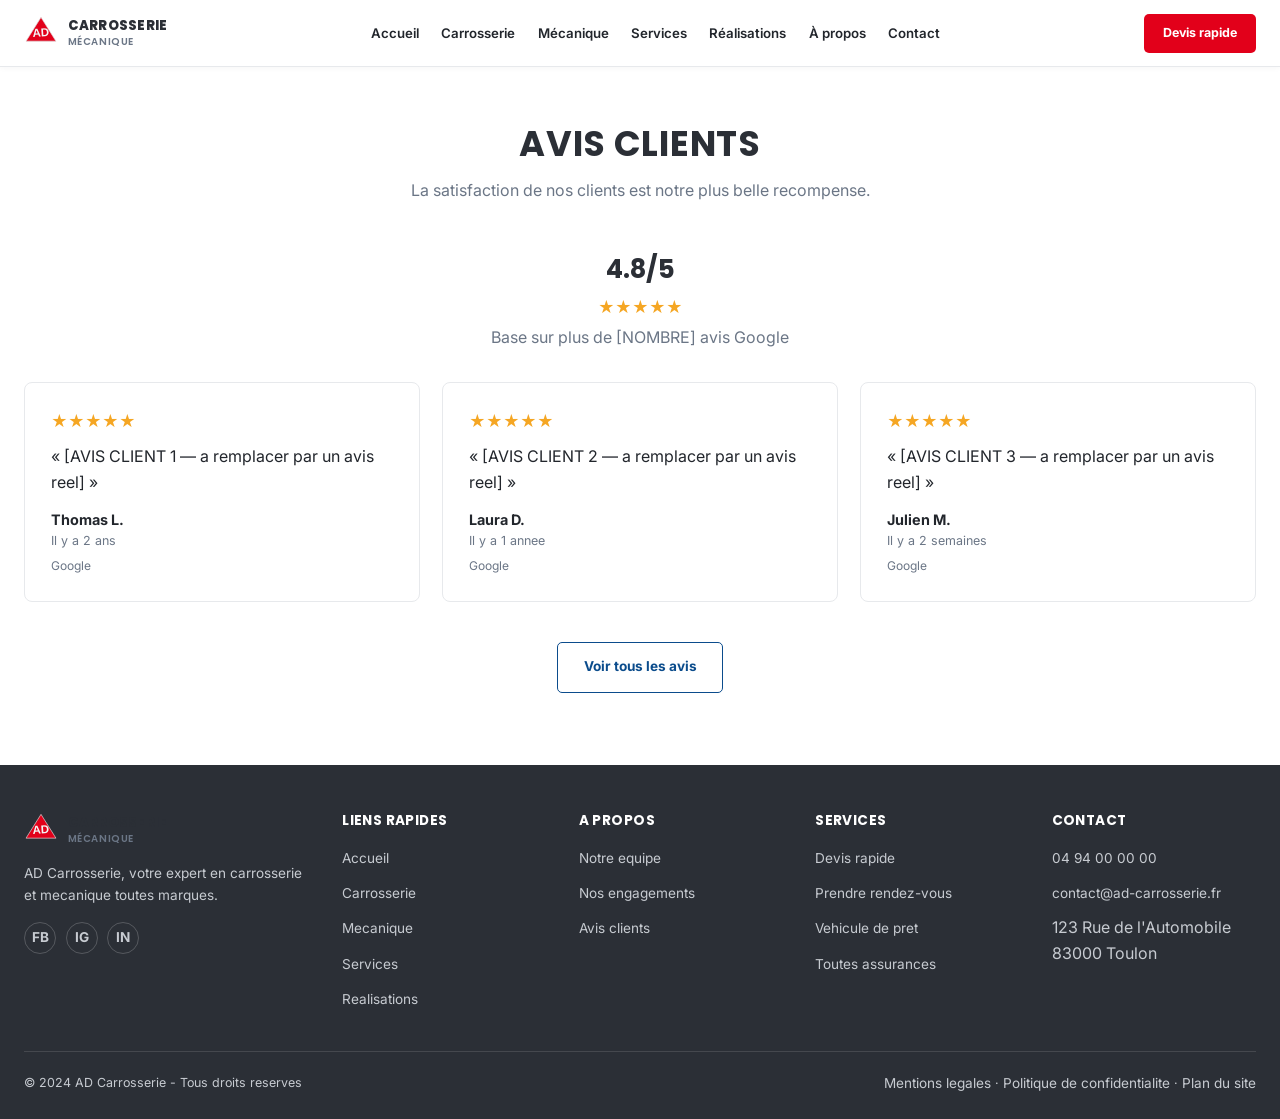
<file: avis.html>
<!DOCTYPE html>
<html lang="fr">
<head>
<meta charset="UTF-8">
<meta name="viewport" content="width=device-width, initial-scale=1.0">
<link rel="preconnect" href="https://fonts.googleapis.com">
<link href="https://fonts.googleapis.com/css2?family=Inter:wght@400;500;600;700;800&family=Poppins:wght@600;700;800&display=swap" rel="stylesheet">
<link rel="stylesheet" href="style.css">

<title>Avis clients - AD Carrosserie Mecanique</title>
<meta name="description" content="La satisfaction de nos clients est notre plus belle recompense.">
<link rel="canonical" href="https://ad-carrosserie-landing.vercel.app/avis.html">
</head>
<body>
<header class="topbar">
  <div class="topbar-inner">
    <a href="index.html" class="brand">
      <svg class="logo-badge" viewBox="0 0 100 100" xmlns="http://www.w3.org/2000/svg" aria-hidden="true"><path d="M50 4 L94 74 L6 74 Z" fill="#E2001A" stroke="#dcdcdc" stroke-width="2"/><text x="50" y="60" text-anchor="middle" font-family="Arial Black, sans-serif" font-weight="900" font-size="34" fill="#f4f4f4" transform="rotate(-4 50 55)">AD</text></svg>
      <span class="brand-text">CARROSSERIE<br><small>MÉCANIQUE</small></span>
    </a>
    <nav class="main-nav" id="mainNav">
      <a href="index.html">Accueil</a>
      <a href="carrosserie.html">Carrosserie</a>
      <a href="mecanique.html">Mécanique</a>
      <a href="services.html">Services</a>
      <a href="realisations.html">Réalisations</a>
      <a href="apropos.html">À propos</a>
      <a href="contact.html">Contact</a>
    </nav>
    <a href="devis.html" class="btn btn-primary btn-sm nav-devis">Devis rapide</a>
    <button class="burger" id="burgerBtn" aria-label="Menu">☰</button>
  </div>
</header>

<div class="mobile-drawer" id="mobileDrawer">
  <div class="mobile-drawer-top">
    <a href="index.html" class="brand"><svg class="logo-badge" viewBox="0 0 100 100" xmlns="http://www.w3.org/2000/svg" aria-hidden="true"><path d="M50 4 L94 74 L6 74 Z" fill="#E2001A" stroke="#dcdcdc" stroke-width="2"/><text x="50" y="60" text-anchor="middle" font-family="Arial Black, sans-serif" font-weight="900" font-size="34" fill="#f4f4f4" transform="rotate(-4 50 55)">AD</text></svg><span class="brand-text">CARROSSERIE<br><small>MÉCANIQUE</small></span></a>
    <button id="closeDrawerBtn" class="btn btn-outline btn-sm">Fermer</button>
  </div>
  <div class="mobile-drawer-links">
    <a href="index.html">Accueil</a>
    <a href="carrosserie.html">Carrosserie</a>
    <a href="mecanique.html">Mécanique</a>
    <a href="services.html">Services</a>
    <a href="realisations.html">Réalisations</a>
    <a href="apropos.html">À propos</a>
    <a href="avis.html">Avis clients</a>
    <a href="contact.html">Contact</a>
    <a href="devis.html" class="text-accent">Devis rapide →</a>
  </div>
  <div class="mobile-drawer-contact">
    <a href="tel:+33494000000">04 94 00 00 00</a>
    <a href="https://wa.me/330000000000">WhatsApp</a>
  </div>
</div>


<section class="section" style="padding-top:3.5rem;">
  <div class="section-head reveal">
    <h2>Avis clients</h2>
    <p>La satisfaction de nos clients est notre plus belle recompense.</p>
  </div>
  <div class="rating-block reveal">
    <strong>4.8/5</strong>
    <div class="rating-stars">★★★★★</div>
    <div class="muted">Base sur plus de [NOMBRE] avis Google</div>
  </div>
  <div class="reviews-grid reveal mt-2">
    <div class="review-card">
      <div class="stars">★★★★★</div>
      <p>« [AVIS CLIENT 1 — a remplacer par un avis reel] »</p>
      <div class="author">Thomas L.</div>
      <div class="date">Il y a 2 ans</div>
      <div class="src">Google</div>
    </div>
    <div class="review-card">
      <div class="stars">★★★★★</div>
      <p>« [AVIS CLIENT 2 — a remplacer par un avis reel] »</p>
      <div class="author">Laura D.</div>
      <div class="date">Il y a 1 annee</div>
      <div class="src">Google</div>
    </div>
    <div class="review-card">
      <div class="stars">★★★★★</div>
      <p>« [AVIS CLIENT 3 — a remplacer par un avis reel] »</p>
      <div class="author">Julien M.</div>
      <div class="date">Il y a 2 semaines</div>
      <div class="src">Google</div>
    </div>
  </div>
  <div class="reveal" style="text-align:center; margin-top:2.5rem;">
    <a href="https://www.google.com/maps" target="_blank" rel="noopener" class="btn btn-outline">Voir tous les avis</a>
  </div>
</section>

<footer class="site-footer">
  <div class="footer-grid">
    <div>
      <div class="brand footer-brand"><svg class="logo-badge" viewBox="0 0 100 100" xmlns="http://www.w3.org/2000/svg" aria-hidden="true"><path d="M50 4 L94 74 L6 74 Z" fill="#E2001A" stroke="#dcdcdc" stroke-width="2"/><text x="50" y="60" text-anchor="middle" font-family="Arial Black, sans-serif" font-weight="900" font-size="34" fill="#f4f4f4" transform="rotate(-4 50 55)">AD</text></svg><span class="brand-text">CARROSSERIE<br><small>MÉCANIQUE</small></span></div>
      <p class="footer-desc">AD Carrosserie, votre expert en carrosserie et mecanique toutes marques.</p>
      <div class="footer-social">
        <a href="#" aria-label="Facebook">FB</a>
        <a href="#" aria-label="Instagram">IG</a>
        <a href="#" aria-label="LinkedIn">IN</a>
      </div>
    </div>
    <div>
      <h4>Liens rapides</h4>
      <ul>
        <li><a href="index.html">Accueil</a></li>
        <li><a href="carrosserie.html">Carrosserie</a></li>
        <li><a href="mecanique.html">Mecanique</a></li>
        <li><a href="services.html">Services</a></li>
        <li><a href="realisations.html">Realisations</a></li>
      </ul>
    </div>
    <div>
      <h4>A propos</h4>
      <ul>
        <li><a href="apropos.html">Notre equipe</a></li>
        <li><a href="apropos.html#engagements">Nos engagements</a></li>
        <li><a href="avis.html">Avis clients</a></li>
      </ul>
    </div>
    <div>
      <h4>Services</h4>
      <ul>
        <li><a href="devis.html">Devis rapide</a></li>
        <li><a href="devis.html">Prendre rendez-vous</a></li>
        <li><a href="services.html">Vehicule de pret</a></li>
        <li><a href="services.html">Toutes assurances</a></li>
      </ul>
    </div>
    <div>
      <h4>Contact</h4>
      <ul>
        <li><a href="tel:+33494000000">04 94 00 00 00</a></li>
        <li><a href="mailto:contact@ad-carrosserie.fr">contact@ad-carrosserie.fr</a></li>
        <li><span>123 Rue de l'Automobile<br>83000 Toulon</span></li>
      </ul>
    </div>
  </div>
  <div class="footer-bottom">
    <span>© 2024 AD Carrosserie - Tous droits reserves</span>
    <span><a href="mentions-legales.html">Mentions legales</a> · <a href="mentions-legales.html#confidentialite">Politique de confidentialite</a> · <a href="sitemap.xml">Plan du site</a></span>
  </div>
</footer>
<script src="script.js"></script>

<div class="mobile-cta-bar">
  <div class="mobile-cta-row">
    <a href="tel:+33494000000" class="mobile-cta-item">Appeler</a>
    <a href="https://wa.me/330000000000" class="mobile-cta-item wa">WhatsApp</a>
    <a href="devis.html" class="mobile-cta-item">Devis</a>
  </div>
</div>
<div class="toast-container" id="toastContainer"></div>
</body>
</html>
</file>
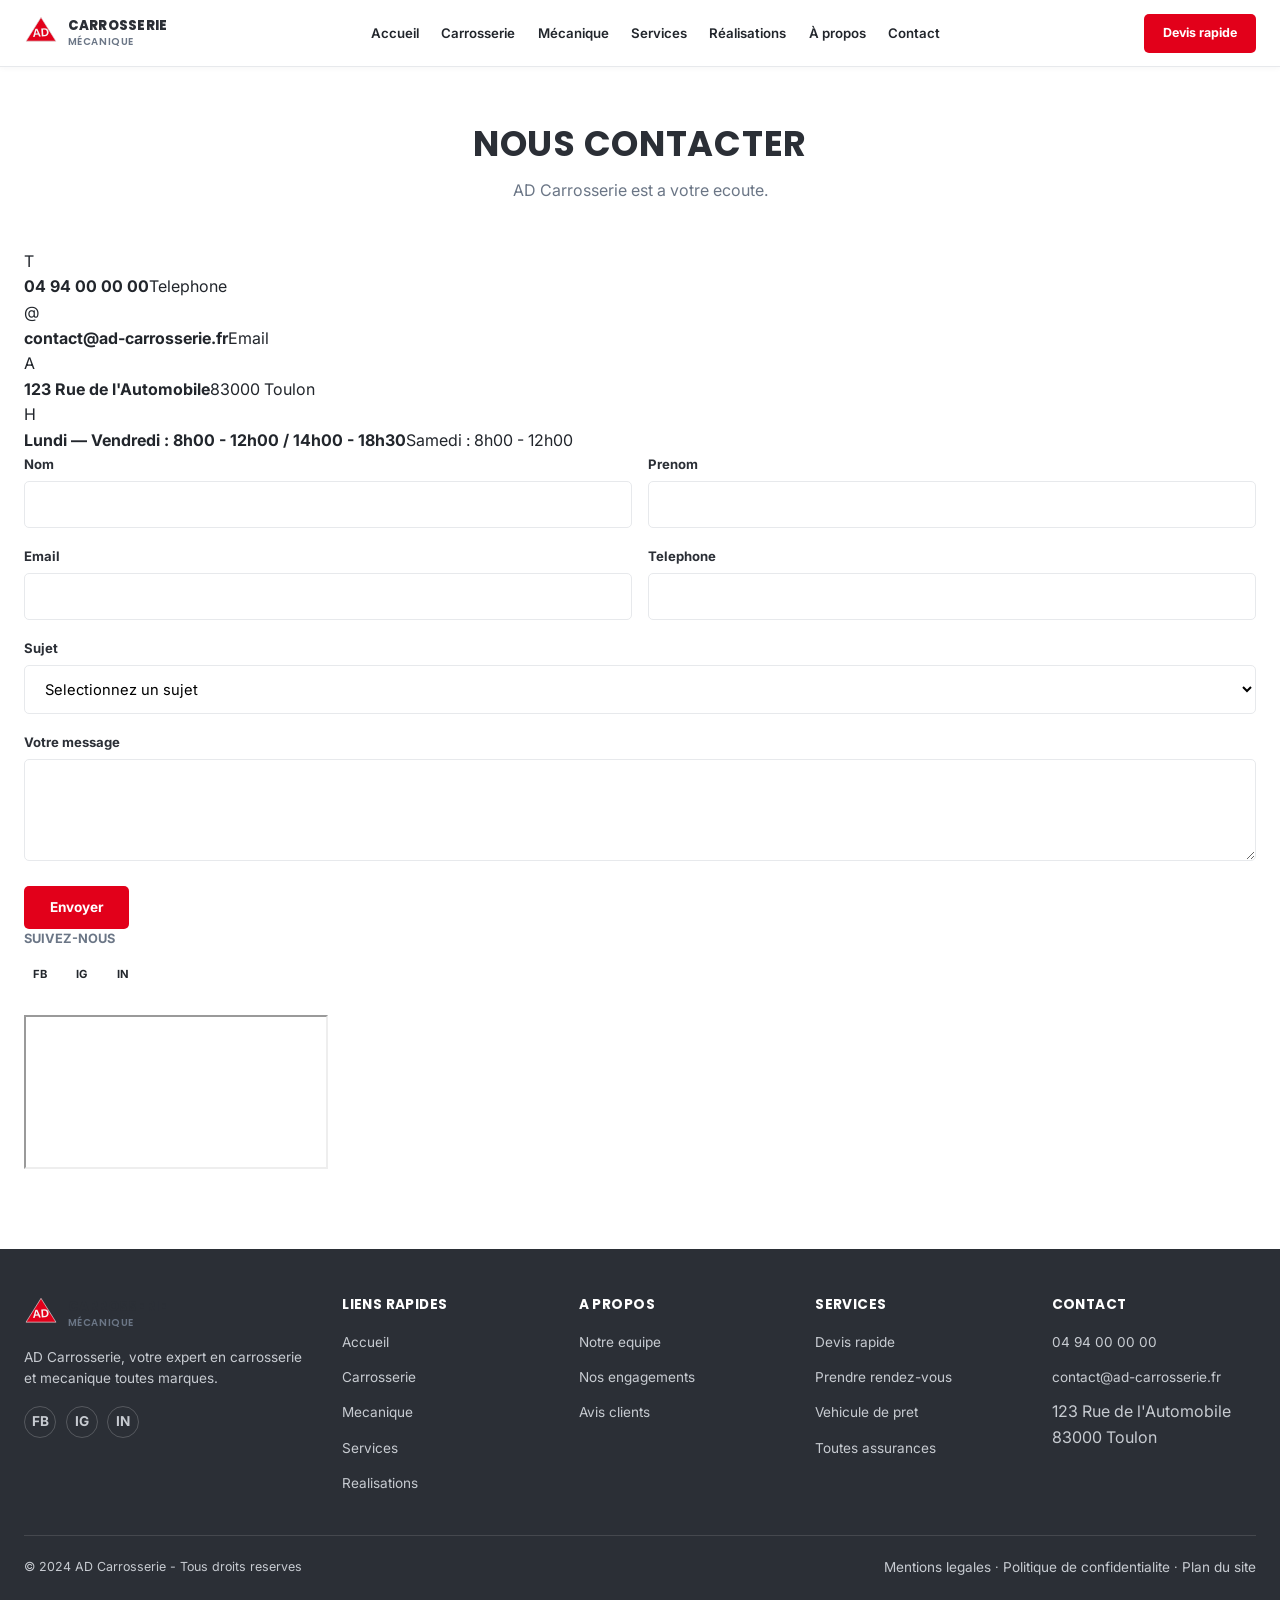
<file: contact.html>
<!DOCTYPE html>
<html lang="fr">
<head>
<meta charset="UTF-8">
<meta name="viewport" content="width=device-width, initial-scale=1.0">
<link rel="preconnect" href="https://fonts.googleapis.com">
<link href="https://fonts.googleapis.com/css2?family=Inter:wght@400;500;600;700;800&family=Poppins:wght@600;700;800&display=swap" rel="stylesheet">
<link rel="stylesheet" href="style.css">

<title>Contact - AD Carrosserie Mecanique</title>
<meta name="description" content="AD Carrosserie est a votre ecoute. Contactez-nous par telephone, email ou via le formulaire.">
<link rel="canonical" href="https://ad-carrosserie-landing.vercel.app/contact.html">
</head>
<body>
<header class="topbar">
  <div class="topbar-inner">
    <a href="index.html" class="brand">
      <svg class="logo-badge" viewBox="0 0 100 100" xmlns="http://www.w3.org/2000/svg" aria-hidden="true"><path d="M50 4 L94 74 L6 74 Z" fill="#E2001A" stroke="#dcdcdc" stroke-width="2"/><text x="50" y="60" text-anchor="middle" font-family="Arial Black, sans-serif" font-weight="900" font-size="34" fill="#f4f4f4" transform="rotate(-4 50 55)">AD</text></svg>
      <span class="brand-text">CARROSSERIE<br><small>MÉCANIQUE</small></span>
    </a>
    <nav class="main-nav" id="mainNav">
      <a href="index.html">Accueil</a>
      <a href="carrosserie.html">Carrosserie</a>
      <a href="mecanique.html">Mécanique</a>
      <a href="services.html">Services</a>
      <a href="realisations.html">Réalisations</a>
      <a href="apropos.html">À propos</a>
      <a href="contact.html">Contact</a>
    </nav>
    <a href="devis.html" class="btn btn-primary btn-sm nav-devis">Devis rapide</a>
    <button class="burger" id="burgerBtn" aria-label="Menu">☰</button>
  </div>
</header>

<div class="mobile-drawer" id="mobileDrawer">
  <div class="mobile-drawer-top">
    <a href="index.html" class="brand"><svg class="logo-badge" viewBox="0 0 100 100" xmlns="http://www.w3.org/2000/svg" aria-hidden="true"><path d="M50 4 L94 74 L6 74 Z" fill="#E2001A" stroke="#dcdcdc" stroke-width="2"/><text x="50" y="60" text-anchor="middle" font-family="Arial Black, sans-serif" font-weight="900" font-size="34" fill="#f4f4f4" transform="rotate(-4 50 55)">AD</text></svg><span class="brand-text">CARROSSERIE<br><small>MÉCANIQUE</small></span></a>
    <button id="closeDrawerBtn" class="btn btn-outline btn-sm">Fermer</button>
  </div>
  <div class="mobile-drawer-links">
    <a href="index.html">Accueil</a>
    <a href="carrosserie.html">Carrosserie</a>
    <a href="mecanique.html">Mécanique</a>
    <a href="services.html">Services</a>
    <a href="realisations.html">Réalisations</a>
    <a href="apropos.html">À propos</a>
    <a href="avis.html">Avis clients</a>
    <a href="contact.html">Contact</a>
    <a href="devis.html" class="text-accent">Devis rapide →</a>
  </div>
  <div class="mobile-drawer-contact">
    <a href="tel:+33494000000">04 94 00 00 00</a>
    <a href="https://wa.me/330000000000">WhatsApp</a>
  </div>
</div>


<section class="section" style="padding-top:3.5rem;">
  <div class="section-head reveal">
    <h2>Nous contacter</h2>
    <p>AD Carrosserie est a votre ecoute.</p>
  </div>

  <div class="contact-grid reveal">
    <div>
      <div class="contact-info-list">
        <div class="contact-info-item"><span class="dot">T</span><div><strong>04 94 00 00 00</strong><span>Telephone</span></div></div>
        <div class="contact-info-item"><span class="dot">@</span><div><strong>contact@ad-carrosserie.fr</strong><span>Email</span></div></div>
        <div class="contact-info-item"><span class="dot">A</span><div><strong>123 Rue de l'Automobile</strong><span>83000 Toulon</span></div></div>
        <div class="contact-info-item"><span class="dot">H</span><div><strong>Lundi — Vendredi : 8h00 - 12h00 / 14h00 - 18h30</strong><span>Samedi : 8h00 - 12h00</span></div></div>
      </div>
      <form id="contactForm">
        <div class="qform-row">
          <div class="qform-field"><label>Nom</label><input type="text" id="cName" required></div>
          <div class="qform-field"><label>Prenom</label><input type="text" id="cFirstName"></div>
        </div>
        <div class="qform-row">
          <div class="qform-field"><label>Email</label><input type="email" id="cEmail"></div>
          <div class="qform-field"><label>Telephone</label><input type="tel" id="cPhone" required></div>
        </div>
        <div class="qform-row">
          <div class="qform-field">
            <label>Sujet</label>
            <select id="cSubject">
              <option value="">Selectionnez un sujet</option>
              <option>Devis carrosserie</option>
              <option>Devis mecanique</option>
              <option>Autre demande</option>
            </select>
          </div>
        </div>
        <div class="qform-row"><div class="qform-field"><label>Votre message</label><textarea id="cMessage" rows="4" required></textarea></div></div>
        <input type="text" name="company" class="honeypot" tabindex="-1" autocomplete="off">
        <button type="submit" class="btn btn-primary">Envoyer</button>
      </form>
    </div>
    <div>
      <p class="muted" style="margin-bottom:.6rem; font-size:.8rem; font-weight:700; text-transform:uppercase;">Suivez-nous</p>
      <div class="footer-social" style="margin-bottom:1.5rem;">
        <a href="#" aria-label="Facebook">FB</a>
        <a href="#" aria-label="Instagram">IG</a>
        <a href="#" aria-label="LinkedIn">IN</a>
      </div>
      <iframe class="map-frame" src="https://www.openstreetmap.org/export/embed.html?bbox=6.68%2C43.61%2C6.72%2C43.63&layer=mapnik" loading="lazy" title="Carte de localisation"></iframe>
    </div>
  </div>
</section>

<footer class="site-footer">
  <div class="footer-grid">
    <div>
      <div class="brand footer-brand"><svg class="logo-badge" viewBox="0 0 100 100" xmlns="http://www.w3.org/2000/svg" aria-hidden="true"><path d="M50 4 L94 74 L6 74 Z" fill="#E2001A" stroke="#dcdcdc" stroke-width="2"/><text x="50" y="60" text-anchor="middle" font-family="Arial Black, sans-serif" font-weight="900" font-size="34" fill="#f4f4f4" transform="rotate(-4 50 55)">AD</text></svg><span class="brand-text">CARROSSERIE<br><small>MÉCANIQUE</small></span></div>
      <p class="footer-desc">AD Carrosserie, votre expert en carrosserie et mecanique toutes marques.</p>
      <div class="footer-social">
        <a href="#" aria-label="Facebook">FB</a>
        <a href="#" aria-label="Instagram">IG</a>
        <a href="#" aria-label="LinkedIn">IN</a>
      </div>
    </div>
    <div>
      <h4>Liens rapides</h4>
      <ul>
        <li><a href="index.html">Accueil</a></li>
        <li><a href="carrosserie.html">Carrosserie</a></li>
        <li><a href="mecanique.html">Mecanique</a></li>
        <li><a href="services.html">Services</a></li>
        <li><a href="realisations.html">Realisations</a></li>
      </ul>
    </div>
    <div>
      <h4>A propos</h4>
      <ul>
        <li><a href="apropos.html">Notre equipe</a></li>
        <li><a href="apropos.html#engagements">Nos engagements</a></li>
        <li><a href="avis.html">Avis clients</a></li>
      </ul>
    </div>
    <div>
      <h4>Services</h4>
      <ul>
        <li><a href="devis.html">Devis rapide</a></li>
        <li><a href="devis.html">Prendre rendez-vous</a></li>
        <li><a href="services.html">Vehicule de pret</a></li>
        <li><a href="services.html">Toutes assurances</a></li>
      </ul>
    </div>
    <div>
      <h4>Contact</h4>
      <ul>
        <li><a href="tel:+33494000000">04 94 00 00 00</a></li>
        <li><a href="mailto:contact@ad-carrosserie.fr">contact@ad-carrosserie.fr</a></li>
        <li><span>123 Rue de l'Automobile<br>83000 Toulon</span></li>
      </ul>
    </div>
  </div>
  <div class="footer-bottom">
    <span>© 2024 AD Carrosserie - Tous droits reserves</span>
    <span><a href="mentions-legales.html">Mentions legales</a> · <a href="mentions-legales.html#confidentialite">Politique de confidentialite</a> · <a href="sitemap.xml">Plan du site</a></span>
  </div>
</footer>
<script src="script.js"></script>

<div class="mobile-cta-bar">
  <div class="mobile-cta-row">
    <a href="tel:+33494000000" class="mobile-cta-item">Appeler</a>
    <a href="https://wa.me/330000000000" class="mobile-cta-item wa">WhatsApp</a>
    <a href="devis.html" class="mobile-cta-item">Devis</a>
  </div>
</div>
<div class="toast-container" id="toastContainer"></div>
</body>
</html>
</file>
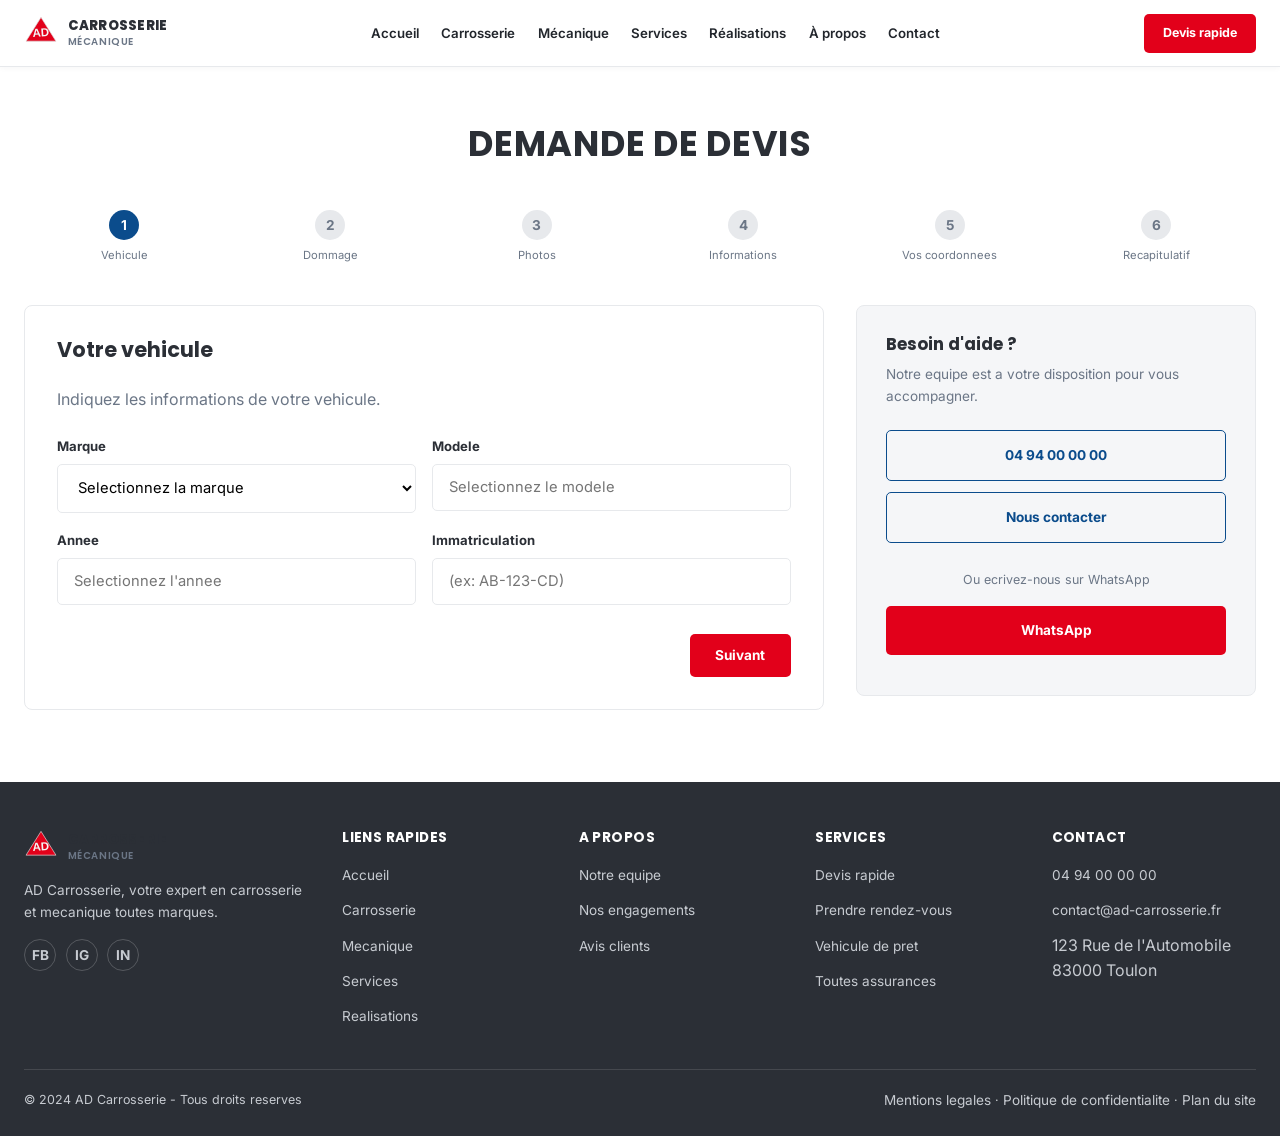
<file: devis.html>
<!DOCTYPE html>
<html lang="fr">
<head>
<meta charset="UTF-8">
<meta name="viewport" content="width=device-width, initial-scale=1.0">
<link rel="preconnect" href="https://fonts.googleapis.com">
<link href="https://fonts.googleapis.com/css2?family=Inter:wght@400;500;600;700;800&family=Poppins:wght@600;700;800&display=swap" rel="stylesheet">
<link rel="stylesheet" href="style.css">

<title>Demander un devis - AD Carrosserie Mecanique</title>
<meta name="description" content="Indiquez les informations de votre vehicule pour recevoir votre devis rapide.">
<link rel="canonical" href="https://ad-carrosserie-landing.vercel.app/devis.html">
</head>
<body>
<header class="topbar">
  <div class="topbar-inner">
    <a href="index.html" class="brand">
      <svg class="logo-badge" viewBox="0 0 100 100" xmlns="http://www.w3.org/2000/svg" aria-hidden="true"><path d="M50 4 L94 74 L6 74 Z" fill="#E2001A" stroke="#dcdcdc" stroke-width="2"/><text x="50" y="60" text-anchor="middle" font-family="Arial Black, sans-serif" font-weight="900" font-size="34" fill="#f4f4f4" transform="rotate(-4 50 55)">AD</text></svg>
      <span class="brand-text">CARROSSERIE<br><small>MÉCANIQUE</small></span>
    </a>
    <nav class="main-nav" id="mainNav">
      <a href="index.html">Accueil</a>
      <a href="carrosserie.html">Carrosserie</a>
      <a href="mecanique.html">Mécanique</a>
      <a href="services.html">Services</a>
      <a href="realisations.html">Réalisations</a>
      <a href="apropos.html">À propos</a>
      <a href="contact.html">Contact</a>
    </nav>
    <a href="devis.html" class="btn btn-primary btn-sm nav-devis">Devis rapide</a>
    <button class="burger" id="burgerBtn" aria-label="Menu">☰</button>
  </div>
</header>

<div class="mobile-drawer" id="mobileDrawer">
  <div class="mobile-drawer-top">
    <a href="index.html" class="brand"><svg class="logo-badge" viewBox="0 0 100 100" xmlns="http://www.w3.org/2000/svg" aria-hidden="true"><path d="M50 4 L94 74 L6 74 Z" fill="#E2001A" stroke="#dcdcdc" stroke-width="2"/><text x="50" y="60" text-anchor="middle" font-family="Arial Black, sans-serif" font-weight="900" font-size="34" fill="#f4f4f4" transform="rotate(-4 50 55)">AD</text></svg><span class="brand-text">CARROSSERIE<br><small>MÉCANIQUE</small></span></a>
    <button id="closeDrawerBtn" class="btn btn-outline btn-sm">Fermer</button>
  </div>
  <div class="mobile-drawer-links">
    <a href="index.html">Accueil</a>
    <a href="carrosserie.html">Carrosserie</a>
    <a href="mecanique.html">Mécanique</a>
    <a href="services.html">Services</a>
    <a href="realisations.html">Réalisations</a>
    <a href="apropos.html">À propos</a>
    <a href="avis.html">Avis clients</a>
    <a href="contact.html">Contact</a>
    <a href="devis.html" class="text-accent">Devis rapide →</a>
  </div>
  <div class="mobile-drawer-contact">
    <a href="tel:+33494000000">04 94 00 00 00</a>
    <a href="https://wa.me/330000000000">WhatsApp</a>
  </div>
</div>


<section class="section" style="padding-top:3.5rem;">
  <div class="section-head reveal">
    <h2>Demande de devis</h2>
  </div>

  <div class="devis-stepper reveal">
    <div class="devis-step-pill active" data-pill="1"><span class="num">1</span><span>Vehicule</span></div>
    <div class="devis-step-pill" data-pill="2"><span class="num">2</span><span>Dommage</span></div>
    <div class="devis-step-pill" data-pill="3"><span class="num">3</span><span>Photos</span></div>
    <div class="devis-step-pill" data-pill="4"><span class="num">4</span><span>Informations</span></div>
    <div class="devis-step-pill" data-pill="5"><span class="num">5</span><span>Vos coordonnees</span></div>
    <div class="devis-step-pill" data-pill="6"><span class="num">6</span><span>Recapitulatif</span></div>
  </div>

  <div id="recoveryNotice" class="qdropzone hidden reveal" style="cursor:default;">
    <p>Une demande precedente a ete trouvee. <button class="btn btn-sm btn-primary" id="resumeBtn" type="button">Reprendre</button> <button class="btn btn-sm btn-outline" id="discardBtn" type="button">Recommencer</button></p>
  </div>

  <div class="devis-layout reveal">
    <div>
      <div class="devis-card">
        <form id="devisForm" novalidate>
          <input type="text" name="company" class="honeypot" tabindex="-1" autocomplete="off">

          <div class="devis-step active" data-step="1">
            <h3>Votre vehicule</h3>
            <p class="muted" style="margin-bottom:1.5rem;">Indiquez les informations de votre vehicule.</p>
            <div class="qform-row">
              <div class="qform-field">
                <label>Marque</label>
                <select id="dMake" required>
                  <option value="">Selectionnez la marque</option>
                  <option>Peugeot</option><option>Renault</option><option>Citroen</option><option>Volkswagen</option><option>BMW</option><option>Audi</option><option>Mercedes</option><option>Autre</option>
                </select>
              </div>
              <div class="qform-field">
                <label>Modele</label>
                <input type="text" id="dModel" placeholder="Selectionnez le modele" required>
              </div>
            </div>
            <div class="qform-row">
              <div class="qform-field">
                <label>Annee</label>
                <input type="text" placeholder="Selectionnez l'annee">
              </div>
              <div class="qform-field">
                <label>Immatriculation</label>
                <input type="text" id="dPlate" placeholder="(ex: AB-123-CD)">
              </div>
            </div>
            <p class="field-error" id="dErr1">Merci d'indiquer au moins la marque et le modele.</p>
            <div class="qnav"><span></span><button type="button" class="btn btn-primary next" data-next="2">Suivant</button></div>
          </div>

          <div class="devis-step" data-step="2">
            <h3>Type de dommage</h3>
            <p class="muted" style="margin-bottom:1.5rem;">Selectionnez le ou les types de dommages concernes.</p>
            <div class="card-grid" id="damageCards">
              <div class="select-card" data-value="accident" tabindex="0">Accident</div>
              <div class="select-card" data-value="rayure" tabindex="0">Rayure</div>
              <div class="select-card" data-value="bosse" tabindex="0">Bosse</div>
              <div class="select-card" data-value="pare-chocs" tabindex="0">Pare-chocs</div>
              <div class="select-card" data-value="peinture" tabindex="0">Peinture</div>
              <div class="select-card" data-value="vitrage" tabindex="0">Vitrage</div>
              <div class="select-card" data-value="mecanique" tabindex="0">Mecanique</div>
              <div class="select-card" data-value="autre" tabindex="0">Autre</div>
            </div>
            <p class="field-error" id="dErr2">Selectionnez au moins un type de dommage.</p>
            <div class="qnav"><button type="button" class="btn btn-outline prev" data-prev="1">Precedent</button><button type="button" class="btn btn-primary next" data-next="3">Suivant</button></div>
          </div>

          <div class="devis-step" data-step="3">
            <h3>Photos</h3>
            <p class="muted" style="margin-bottom:1.5rem;">Ajoutez des photos du dommage (facultatif mais recommande).</p>
            <div class="qdropzone" id="qDropzone">
              <p>Cliquez ou deposez vos photos ici — jusqu'a 6 photos</p>
              <input type="file" id="qFileInput" accept="image/*" multiple hidden>
            </div>
            <div class="qpreview-grid" id="qPreviewGrid"></div>
            <div class="qnav"><button type="button" class="btn btn-outline prev" data-prev="2">Precedent</button><button type="button" class="btn btn-primary next" data-next="4">Suivant</button></div>
          </div>

          <div class="devis-step" data-step="4">
            <h3>Vos informations</h3>
            <div class="qform-row"><div class="qform-field"><label>Nom complet</label><input type="text" id="dName" required></div></div>
            <div class="qform-row">
              <div class="qform-field"><label>Telephone</label><input type="tel" id="dPhone" required></div>
              <div class="qform-field"><label>Email</label><input type="email" id="dEmail"></div>
            </div>
            <div class="qform-row"><div class="qform-field"><label>Message (optionnel)</label><textarea id="dMessage" rows="3"></textarea></div></div>
            <p class="field-error" id="dErr4">Merci de renseigner votre nom et votre telephone.</p>
            <div class="qnav"><button type="button" class="btn btn-outline prev" data-prev="3">Precedent</button><button type="button" class="btn btn-primary next" data-next="5">Suivant</button></div>
          </div>

          <div class="devis-step" data-step="5">
            <h3>Vos coordonnees</h3>
            <p class="muted" style="margin-bottom:1.5rem;">Verifiez vos coordonnees avant l'envoi.</p>
            <div class="summary-block"><div><div class="label">Contact</div><div class="value" id="contactPreview"></div></div></div>
            <div class="qnav"><button type="button" class="btn btn-outline prev" data-prev="4">Precedent</button><button type="button" class="btn btn-primary next" data-next="6">Voir le recapitulatif</button></div>
          </div>

          <div class="devis-step" data-step="6">
            <h3>Recapitulatif</h3>
            <div id="summaryContainer"></div>
            <div class="qnav"><button type="button" class="btn btn-outline prev" data-prev="5">Precedent</button><button type="submit" class="btn btn-primary" id="submitBtn">Envoyer ma demande</button></div>
          </div>
        </form>

        <div class="success-state hidden" id="successState">
          <h2>Demande envoyee.</h2>
          <p>Votre demande a bien ete transmise. Notre equipe reviendra vers vous rapidement.</p>
          <div class="success-actions">
            <a href="https://wa.me/330000000000" class="btn btn-primary">WhatsApp</a>
            <a href="tel:+33494000000" class="btn btn-outline">Appeler</a>
            <a href="index.html" class="btn btn-outline">Retour au site</a>
          </div>
        </div>
      </div>
    </div>

    <div class="devis-sidebar">
      <h4>Besoin d'aide ?</h4>
      <p>Notre equipe est a votre disposition pour vous accompagner.</p>
      <a href="tel:+33494000000" class="btn btn-outline-light">04 94 00 00 00</a>
      <a href="contact.html" class="btn btn-outline-light">Nous contacter</a>
      <div class="divider">Ou ecrivez-nous sur WhatsApp</div>
      <a href="https://wa.me/330000000000?text=Bonjour%2C%20je%20souhaite%20un%20devis." class="btn btn-primary">WhatsApp</a>
    </div>
  </div>
</section>

<footer class="site-footer">
  <div class="footer-grid">
    <div>
      <div class="brand footer-brand"><svg class="logo-badge" viewBox="0 0 100 100" xmlns="http://www.w3.org/2000/svg" aria-hidden="true"><path d="M50 4 L94 74 L6 74 Z" fill="#E2001A" stroke="#dcdcdc" stroke-width="2"/><text x="50" y="60" text-anchor="middle" font-family="Arial Black, sans-serif" font-weight="900" font-size="34" fill="#f4f4f4" transform="rotate(-4 50 55)">AD</text></svg><span class="brand-text">CARROSSERIE<br><small>MÉCANIQUE</small></span></div>
      <p class="footer-desc">AD Carrosserie, votre expert en carrosserie et mecanique toutes marques.</p>
      <div class="footer-social">
        <a href="#" aria-label="Facebook">FB</a>
        <a href="#" aria-label="Instagram">IG</a>
        <a href="#" aria-label="LinkedIn">IN</a>
      </div>
    </div>
    <div>
      <h4>Liens rapides</h4>
      <ul>
        <li><a href="index.html">Accueil</a></li>
        <li><a href="carrosserie.html">Carrosserie</a></li>
        <li><a href="mecanique.html">Mecanique</a></li>
        <li><a href="services.html">Services</a></li>
        <li><a href="realisations.html">Realisations</a></li>
      </ul>
    </div>
    <div>
      <h4>A propos</h4>
      <ul>
        <li><a href="apropos.html">Notre equipe</a></li>
        <li><a href="apropos.html#engagements">Nos engagements</a></li>
        <li><a href="avis.html">Avis clients</a></li>
      </ul>
    </div>
    <div>
      <h4>Services</h4>
      <ul>
        <li><a href="devis.html">Devis rapide</a></li>
        <li><a href="devis.html">Prendre rendez-vous</a></li>
        <li><a href="services.html">Vehicule de pret</a></li>
        <li><a href="services.html">Toutes assurances</a></li>
      </ul>
    </div>
    <div>
      <h4>Contact</h4>
      <ul>
        <li><a href="tel:+33494000000">04 94 00 00 00</a></li>
        <li><a href="mailto:contact@ad-carrosserie.fr">contact@ad-carrosserie.fr</a></li>
        <li><span>123 Rue de l'Automobile<br>83000 Toulon</span></li>
      </ul>
    </div>
  </div>
  <div class="footer-bottom">
    <span>© 2024 AD Carrosserie - Tous droits reserves</span>
    <span><a href="mentions-legales.html">Mentions legales</a> · <a href="mentions-legales.html#confidentialite">Politique de confidentialite</a> · <a href="sitemap.xml">Plan du site</a></span>
  </div>
</footer>
<script src="script.js"></script>

<div class="mobile-cta-bar">
  <div class="mobile-cta-row">
    <a href="tel:+33494000000" class="mobile-cta-item">Appeler</a>
    <a href="https://wa.me/330000000000" class="mobile-cta-item wa">WhatsApp</a>
    <a href="devis.html" class="mobile-cta-item">Devis</a>
  </div>
</div>
<div class="toast-container" id="toastContainer"></div>
</body>
</html>
</file>
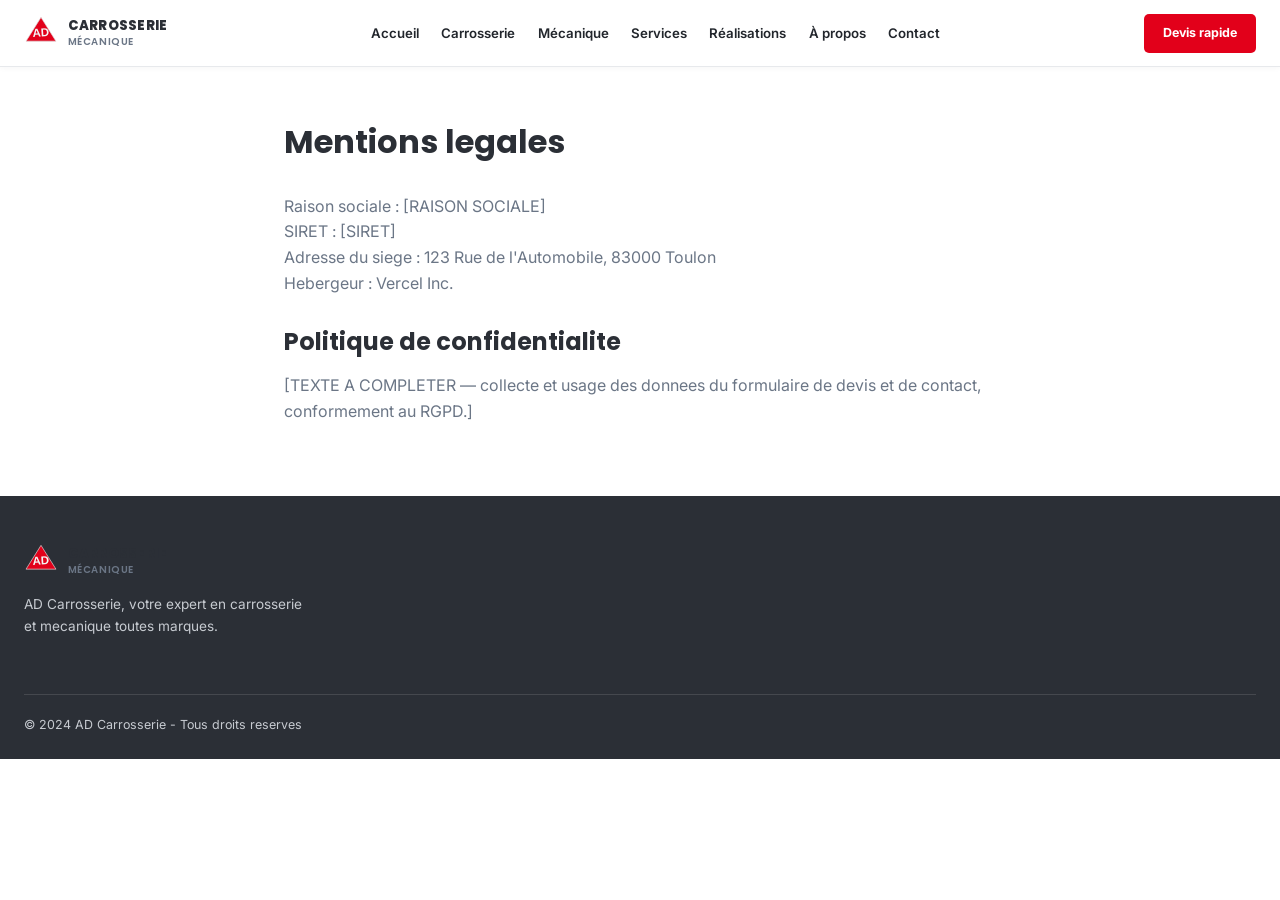
<file: mentions-legales.html>
<!DOCTYPE html>
<html lang="fr">
<head>
<meta charset="UTF-8">
<meta name="viewport" content="width=device-width, initial-scale=1.0">
<link rel="preconnect" href="https://fonts.googleapis.com">
<link href="https://fonts.googleapis.com/css2?family=Inter:wght@400;500;600;700;800&family=Poppins:wght@600;700;800&display=swap" rel="stylesheet">
<link rel="stylesheet" href="style.css">

<title>Mentions legales - AD Carrosserie Mecanique</title>
</head>
<body>
<header class="topbar">
  <div class="topbar-inner">
    <a href="index.html" class="brand">
      <svg class="logo-badge" viewBox="0 0 100 100" xmlns="http://www.w3.org/2000/svg" aria-hidden="true"><path d="M50 4 L94 74 L6 74 Z" fill="#E2001A" stroke="#dcdcdc" stroke-width="2"/><text x="50" y="60" text-anchor="middle" font-family="Arial Black, sans-serif" font-weight="900" font-size="34" fill="#f4f4f4" transform="rotate(-4 50 55)">AD</text></svg>
      <span class="brand-text">CARROSSERIE<br><small>MÉCANIQUE</small></span>
    </a>
    <nav class="main-nav" id="mainNav">
      <a href="index.html">Accueil</a>
      <a href="carrosserie.html">Carrosserie</a>
      <a href="mecanique.html">Mécanique</a>
      <a href="services.html">Services</a>
      <a href="realisations.html">Réalisations</a>
      <a href="apropos.html">À propos</a>
      <a href="contact.html">Contact</a>
    </nav>
    <a href="devis.html" class="btn btn-primary btn-sm nav-devis">Devis rapide</a>
    <button class="burger" id="burgerBtn" aria-label="Menu">☰</button>
  </div>
</header>

<div class="mobile-drawer" id="mobileDrawer">
  <div class="mobile-drawer-top">
    <a href="index.html" class="brand"><svg class="logo-badge" viewBox="0 0 100 100" xmlns="http://www.w3.org/2000/svg" aria-hidden="true"><path d="M50 4 L94 74 L6 74 Z" fill="#E2001A" stroke="#dcdcdc" stroke-width="2"/><text x="50" y="60" text-anchor="middle" font-family="Arial Black, sans-serif" font-weight="900" font-size="34" fill="#f4f4f4" transform="rotate(-4 50 55)">AD</text></svg><span class="brand-text">CARROSSERIE<br><small>MÉCANIQUE</small></span></a>
    <button id="closeDrawerBtn" class="btn btn-outline btn-sm">Fermer</button>
  </div>
  <div class="mobile-drawer-links">
    <a href="index.html">Accueil</a>
    <a href="carrosserie.html">Carrosserie</a>
    <a href="mecanique.html">Mécanique</a>
    <a href="services.html">Services</a>
    <a href="realisations.html">Réalisations</a>
    <a href="apropos.html">À propos</a>
    <a href="avis.html">Avis clients</a>
    <a href="contact.html">Contact</a>
    <a href="devis.html" class="text-accent">Devis rapide →</a>
  </div>
  <div class="mobile-drawer-contact">
    <a href="tel:+33494000000">04 94 00 00 00</a>
    <a href="https://wa.me/330000000000">WhatsApp</a>
  </div>
</div>

<section class="section" style="padding-top:3.5rem; max-width:760px;">
  <h1 style="font-size:2rem; margin-bottom:2rem;">Mentions legales</h1>
  <p class="muted" style="margin-bottom:1.2rem;">Raison sociale : [RAISON SOCIALE]<br>SIRET : [SIRET]<br>Adresse du siege : 123 Rue de l'Automobile, 83000 Toulon<br>Hebergeur : Vercel Inc.</p>
  <h2 id="confidentialite" style="font-size:1.5rem; margin:2rem 0 1rem;">Politique de confidentialite</h2>
  <p class="muted">[TEXTE A COMPLETER — collecte et usage des donnees du formulaire de devis et de contact, conformement au RGPD.]</p>
</section>
<footer class="site-footer">
  <div class="footer-grid">
    <div>
      <div class="brand footer-brand"><svg class="logo-badge" viewBox="0 0 100 100" xmlns="http://www.w3.org/2000/svg" aria-hidden="true"><path d="M50 4 L94 74 L6 74 Z" fill="#E2001A" stroke="#dcdcdc" stroke-width="2"/><text x="50" y="60" text-anchor="middle" font-family="Arial Black, sans-serif" font-weight="900" font-size="34" fill="#f4f4f4" transform="rotate(-4 50 55)">AD</text></svg><span class="brand-text">CARROSSERIE<br><small>MÉCANIQUE</small></span></div>
      <p class="footer-desc">AD Carrosserie, votre expert en carrosserie et mecanique toutes marques.</p>
    </div>
  </div>
  <div class="footer-bottom">
    <span>© 2024 AD Carrosserie - Tous droits reserves</span>
  </div>
</footer>
<div class="toast-container" id="toastContainer"></div>
</body>
</html>
</file>
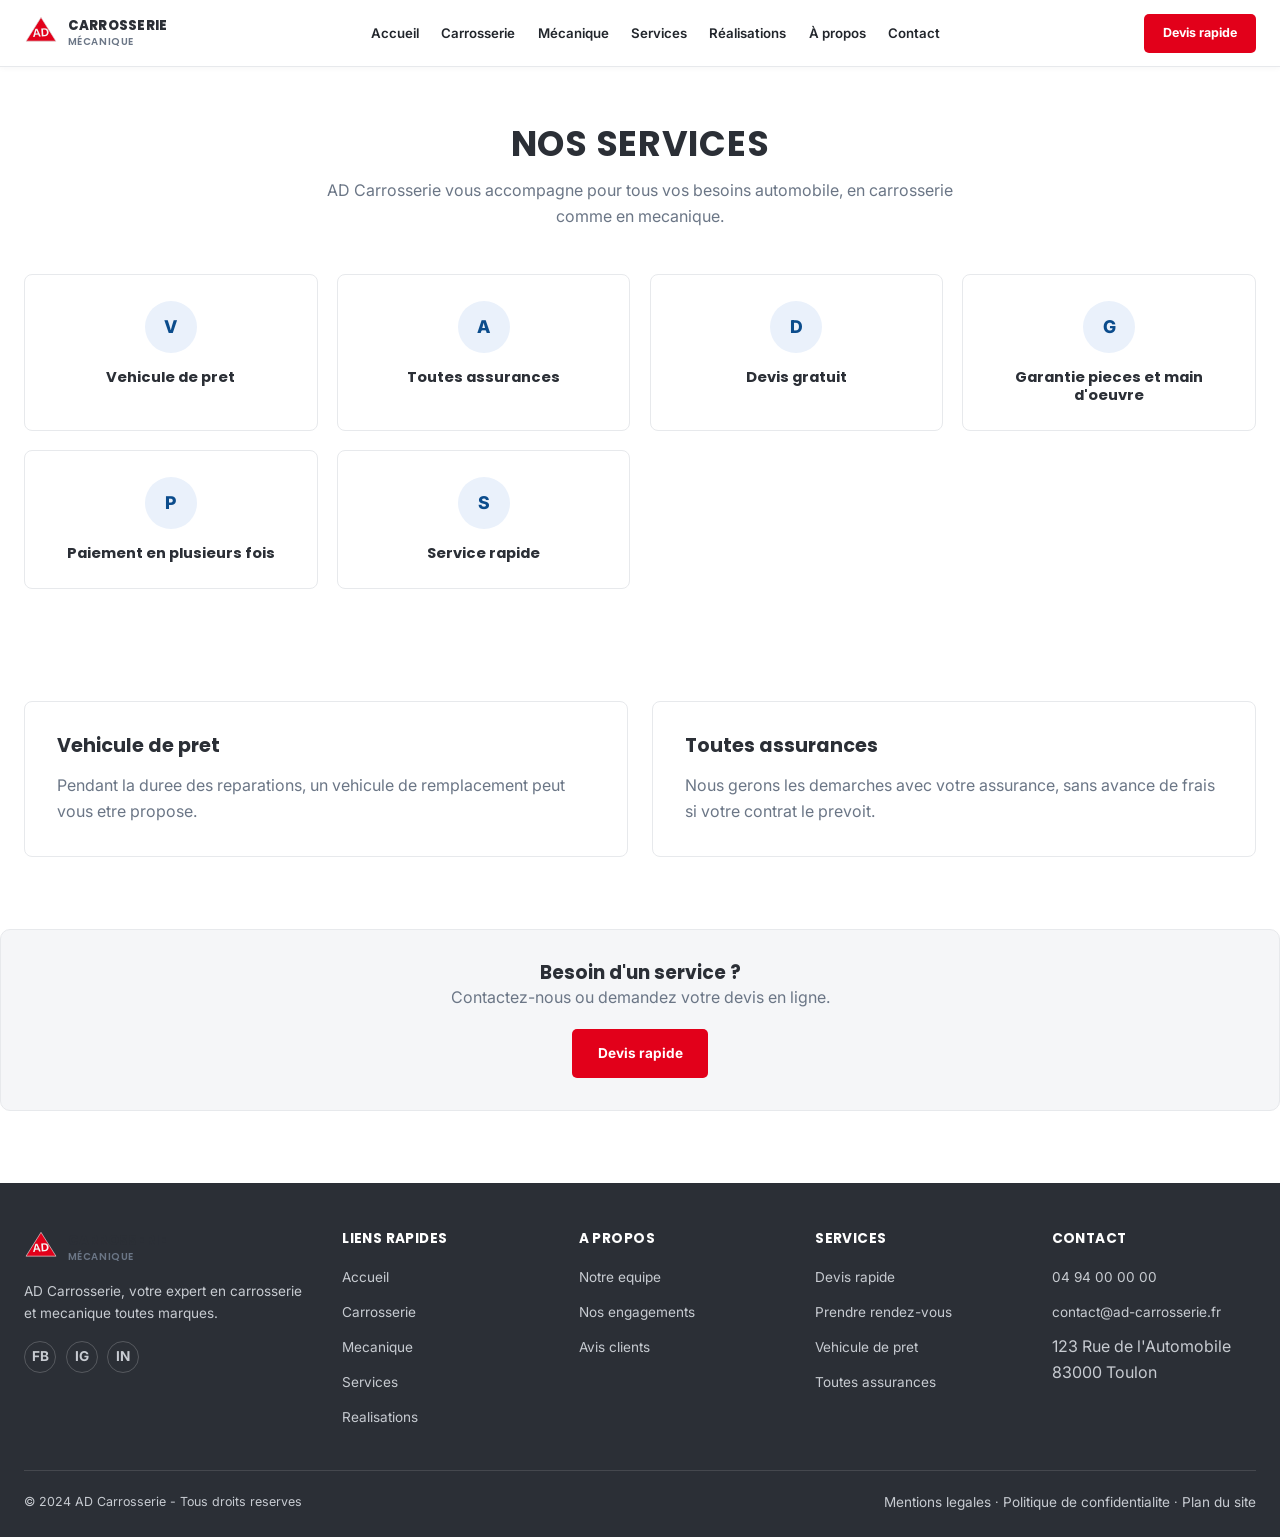
<file: services.html>
<!DOCTYPE html>
<html lang="fr">
<head>
<meta charset="UTF-8">
<meta name="viewport" content="width=device-width, initial-scale=1.0">
<link rel="preconnect" href="https://fonts.googleapis.com">
<link href="https://fonts.googleapis.com/css2?family=Inter:wght@400;500;600;700;800&family=Poppins:wght@600;700;800&display=swap" rel="stylesheet">
<link rel="stylesheet" href="style.css">

<title>Nos Services - AD Carrosserie Mecanique</title>
<meta name="description" content="Vehicule de pret, toutes assurances, devis gratuit, garantie pieces et main d'oeuvre, paiement en plusieurs fois, service rapide.">
<link rel="canonical" href="https://ad-carrosserie-landing.vercel.app/services.html">
</head>
<body>
<header class="topbar">
  <div class="topbar-inner">
    <a href="index.html" class="brand">
      <svg class="logo-badge" viewBox="0 0 100 100" xmlns="http://www.w3.org/2000/svg" aria-hidden="true"><path d="M50 4 L94 74 L6 74 Z" fill="#E2001A" stroke="#dcdcdc" stroke-width="2"/><text x="50" y="60" text-anchor="middle" font-family="Arial Black, sans-serif" font-weight="900" font-size="34" fill="#f4f4f4" transform="rotate(-4 50 55)">AD</text></svg>
      <span class="brand-text">CARROSSERIE<br><small>MÉCANIQUE</small></span>
    </a>
    <nav class="main-nav" id="mainNav">
      <a href="index.html">Accueil</a>
      <a href="carrosserie.html">Carrosserie</a>
      <a href="mecanique.html">Mécanique</a>
      <a href="services.html">Services</a>
      <a href="realisations.html">Réalisations</a>
      <a href="apropos.html">À propos</a>
      <a href="contact.html">Contact</a>
    </nav>
    <a href="devis.html" class="btn btn-primary btn-sm nav-devis">Devis rapide</a>
    <button class="burger" id="burgerBtn" aria-label="Menu">☰</button>
  </div>
</header>

<div class="mobile-drawer" id="mobileDrawer">
  <div class="mobile-drawer-top">
    <a href="index.html" class="brand"><svg class="logo-badge" viewBox="0 0 100 100" xmlns="http://www.w3.org/2000/svg" aria-hidden="true"><path d="M50 4 L94 74 L6 74 Z" fill="#E2001A" stroke="#dcdcdc" stroke-width="2"/><text x="50" y="60" text-anchor="middle" font-family="Arial Black, sans-serif" font-weight="900" font-size="34" fill="#f4f4f4" transform="rotate(-4 50 55)">AD</text></svg><span class="brand-text">CARROSSERIE<br><small>MÉCANIQUE</small></span></a>
    <button id="closeDrawerBtn" class="btn btn-outline btn-sm">Fermer</button>
  </div>
  <div class="mobile-drawer-links">
    <a href="index.html">Accueil</a>
    <a href="carrosserie.html">Carrosserie</a>
    <a href="mecanique.html">Mécanique</a>
    <a href="services.html">Services</a>
    <a href="realisations.html">Réalisations</a>
    <a href="apropos.html">À propos</a>
    <a href="avis.html">Avis clients</a>
    <a href="contact.html">Contact</a>
    <a href="devis.html" class="text-accent">Devis rapide →</a>
  </div>
  <div class="mobile-drawer-contact">
    <a href="tel:+33494000000">04 94 00 00 00</a>
    <a href="https://wa.me/330000000000">WhatsApp</a>
  </div>
</div>


<section class="section" style="padding-top:3.5rem;">
  <div class="section-head reveal">
    <h2>Nos services</h2>
    <p>AD Carrosserie vous accompagne pour tous vos besoins automobile, en carrosserie comme en mecanique.</p>
  </div>
  <div class="icon-grid reveal">
    <div class="icon-card"><div class="icon-circle">V</div><h4>Vehicule de pret</h4></div>
    <div class="icon-card"><div class="icon-circle">A</div><h4>Toutes assurances</h4></div>
    <div class="icon-card"><div class="icon-circle">D</div><h4>Devis gratuit</h4></div>
    <div class="icon-card"><div class="icon-circle">G</div><h4>Garantie pieces et main d'oeuvre</h4></div>
    <div class="icon-card"><div class="icon-circle">P</div><h4>Paiement en plusieurs fois</h4></div>
    <div class="icon-card"><div class="icon-circle">S</div><h4>Service rapide</h4></div>
  </div>
</section>

<section class="section section-tight">
  <div class="card-grid-2 reveal">
    <div class="expertise-card"><h3>Vehicule de pret</h3><p class="muted">Pendant la duree des reparations, un vehicule de remplacement peut vous etre propose.</p></div><div class="expertise-card"><h3>Toutes assurances</h3><p class="muted">Nous gerons les demarches avec votre assurance, sans avance de frais si votre contrat le prevoit.</p></div>
  </div>
</section>

<section class="why-cta reveal" style="max-width:1360px; margin:0 auto 4.5rem; border-radius:10px;">
  <h3>Besoin d'un service ?</h3>
  <p>Contactez-nous ou demandez votre devis en ligne.</p>
  <a href="devis.html" class="btn btn-primary">Devis rapide</a>
</section>

<footer class="site-footer">
  <div class="footer-grid">
    <div>
      <div class="brand footer-brand"><svg class="logo-badge" viewBox="0 0 100 100" xmlns="http://www.w3.org/2000/svg" aria-hidden="true"><path d="M50 4 L94 74 L6 74 Z" fill="#E2001A" stroke="#dcdcdc" stroke-width="2"/><text x="50" y="60" text-anchor="middle" font-family="Arial Black, sans-serif" font-weight="900" font-size="34" fill="#f4f4f4" transform="rotate(-4 50 55)">AD</text></svg><span class="brand-text">CARROSSERIE<br><small>MÉCANIQUE</small></span></div>
      <p class="footer-desc">AD Carrosserie, votre expert en carrosserie et mecanique toutes marques.</p>
      <div class="footer-social">
        <a href="#" aria-label="Facebook">FB</a>
        <a href="#" aria-label="Instagram">IG</a>
        <a href="#" aria-label="LinkedIn">IN</a>
      </div>
    </div>
    <div>
      <h4>Liens rapides</h4>
      <ul>
        <li><a href="index.html">Accueil</a></li>
        <li><a href="carrosserie.html">Carrosserie</a></li>
        <li><a href="mecanique.html">Mecanique</a></li>
        <li><a href="services.html">Services</a></li>
        <li><a href="realisations.html">Realisations</a></li>
      </ul>
    </div>
    <div>
      <h4>A propos</h4>
      <ul>
        <li><a href="apropos.html">Notre equipe</a></li>
        <li><a href="apropos.html#engagements">Nos engagements</a></li>
        <li><a href="avis.html">Avis clients</a></li>
      </ul>
    </div>
    <div>
      <h4>Services</h4>
      <ul>
        <li><a href="devis.html">Devis rapide</a></li>
        <li><a href="devis.html">Prendre rendez-vous</a></li>
        <li><a href="services.html">Vehicule de pret</a></li>
        <li><a href="services.html">Toutes assurances</a></li>
      </ul>
    </div>
    <div>
      <h4>Contact</h4>
      <ul>
        <li><a href="tel:+33494000000">04 94 00 00 00</a></li>
        <li><a href="mailto:contact@ad-carrosserie.fr">contact@ad-carrosserie.fr</a></li>
        <li><span>123 Rue de l'Automobile<br>83000 Toulon</span></li>
      </ul>
    </div>
  </div>
  <div class="footer-bottom">
    <span>© 2024 AD Carrosserie - Tous droits reserves</span>
    <span><a href="mentions-legales.html">Mentions legales</a> · <a href="mentions-legales.html#confidentialite">Politique de confidentialite</a> · <a href="sitemap.xml">Plan du site</a></span>
  </div>
</footer>
<script src="script.js"></script>

<div class="mobile-cta-bar">
  <div class="mobile-cta-row">
    <a href="tel:+33494000000" class="mobile-cta-item">Appeler</a>
    <a href="https://wa.me/330000000000" class="mobile-cta-item wa">WhatsApp</a>
    <a href="devis.html" class="mobile-cta-item">Devis</a>
  </div>
</div>
<div class="toast-container" id="toastContainer"></div>
</body>
</html>
</file>
<file: style.css>
/* AD Carrosserie Mecanique - palette institutionnelle (blanc/gris/bleu AD, rouge en accent uniquement) */
:root{
  --navy: #0B4C8C;
  --navy-soft: #0E5CA8;
  --anthracite: #2B2F36;
  --red: #E2001A;
  --red-dark: #B8000F;
  --bg: #FFFFFF;
  --bg-soft: #F5F6F8;
  --card: #FFFFFF;
  --border: #E7E9EC;
  --ink: #22262C;
  --muted: #6B7686;
  --success: #1FAE52;
  --amber: #F5A623;
  --radius: 8px;
  --radius-sm: 5px;
  --font: 'Inter', sans-serif;
  --font-head: 'Poppins', 'Inter', sans-serif;
  --ease: cubic-bezier(0.16,1,0.3,1);
}
*{box-sizing:border-box; margin:0; padding:0;}
html{scroll-behavior:smooth;}
body{font-family:var(--font); color:var(--ink); background:var(--bg); line-height:1.6;}
h1,h2,h3,h4{font-family:var(--font-head); font-weight:700; line-height:1.2; color:var(--anthracite);}
a{text-decoration:none; color:inherit;}
img{max-width:100%; display:block;}
button{font-family:inherit; cursor:pointer; border:none; background:none;}
ul{list-style:none;}
.logo-badge{width:34px; height:34px; flex-shrink:0;}
.btn{display:inline-flex; align-items:center; justify-content:center; gap:.5rem; padding:.85rem 1.6rem; font-weight:700; font-size:.85rem; border-radius:var(--radius-sm); transition:transform .15s var(--ease), background .15s var(--ease), box-shadow .15s var(--ease); white-space:nowrap;}
.btn-primary{background:var(--red); color:#fff;}
.btn-primary:hover{background:var(--red-dark); transform:translateY(-1px); box-shadow:0 8px 20px -6px rgba(226,0,26,.35);}
.btn-outline{background:transparent; border:1.5px solid var(--navy); color:var(--navy);}
.btn-outline:hover{background:var(--navy); color:#fff;}
.btn-outline-light{background:transparent; border:1.5px solid rgba(255,255,255,.5); color:#fff;}
.btn-outline-light:hover{background:rgba(255,255,255,.14);}
.btn-block{width:100%;}
.btn-sm{padding:.6rem 1.2rem; font-size:.78rem;}
.btn:focus-visible{outline:2px solid var(--navy); outline-offset:2px;}
.topbar{position:sticky; top:0; z-index:1000; background:#fff; border-bottom:1px solid var(--border); box-shadow:0 1px 6px rgba(20,30,45,.04);}
.topbar-inner{max-width:1360px; margin:0 auto; padding:.85rem 1.5rem; display:flex; align-items:center; gap:1.6rem;}
.brand{display:flex; align-items:center; gap:.6rem; color:var(--anthracite);}
.brand-text{font-family:var(--font-head); font-size:.82rem; font-weight:800; letter-spacing:.02em; line-height:1.15;}
.brand-text small{font-size:.62rem; font-weight:600; letter-spacing:.06em; color:var(--muted);}
.main-nav{display:flex; gap:1.4rem; flex:1; justify-content:center;}
.main-nav a{color:var(--ink); font-size:.83rem; font-weight:600; padding:.4rem 0; position:relative; transition:color .15s var(--ease);}
.main-nav a::after{content:''; position:absolute; bottom:-2px; left:0; width:0; height:2px; background:var(--navy); transition:width .2s var(--ease);}
.main-nav a:hover{color:var(--navy);}
.main-nav a:hover::after{width:100%;}
.nav-devis{white-space:nowrap;}
.burger{display:none; color:var(--anthracite); font-size:1.4rem;}
.mobile-drawer{position:fixed; inset:0; background:#fff; z-index:2000; padding:1.5rem; display:flex; flex-direction:column; transform:translateX(100%); transition:transform .3s var(--ease); border-left:1px solid var(--border);}
.mobile-drawer.open{transform:translateX(0);}
.mobile-drawer-top{display:flex; justify-content:space-between; align-items:center; margin-bottom:2.5rem;}
.mobile-drawer-links{display:flex; flex-direction:column; gap:1.2rem; margin-bottom:2rem;}
.mobile-drawer-links a{color:var(--anthracite); font-size:1.3rem; font-weight:700;}
.mobile-drawer-contact{border-top:1px solid var(--border); padding-top:1.2rem; display:flex; flex-direction:column; gap:.6rem;}
.mobile-drawer-contact a{color:var(--navy); font-weight:600;}
.mobile-cta-bar{display:none; position:fixed; bottom:0; left:0; width:100%; z-index:900; background:#fff; border-top:1px solid var(--border); padding-bottom:env(safe-area-inset-bottom);}
.mobile-cta-row{display:flex;}
.mobile-cta-item{flex:1; text-align:center; padding:.9rem 0; font-size:.72rem; font-weight:700; border-right:1px solid var(--border); color:var(--navy);}
.mobile-cta-item:last-child{border-right:none; background:var(--red); color:#fff;}
.mobile-cta-item.wa{background:#1FAE52; color:#fff;}
.reveal{opacity:0; transform:translateY(20px); transition:opacity .5s var(--ease), transform .5s var(--ease);}
.reveal.visible{opacity:1; transform:translateY(0);}
@media (prefers-reduced-motion:reduce){ .reveal{transition:opacity .15s linear; transform:none;} }
.hero{position:relative; background:var(--bg-soft); overflow:hidden; padding:0;}
.hero-grid{max-width:1360px; margin:0 auto; display:grid; grid-template-columns:1fr; align-items:center; min-height:440px;}
@media(min-width:900px){ .hero-grid{grid-template-columns:1fr 1fr;} }
.hero-text{padding:3.5rem 1.5rem; color:var(--anthracite); position:relative; z-index:2;}
.hero-text h1{color:var(--anthracite); font-size:clamp(2rem,4.5vw,2.9rem); margin-bottom:.8rem;}
.hero-text p{color:var(--muted); font-size:1.02rem; margin-bottom:2rem;}
.hero-cta-group{display:flex; gap:1rem; flex-wrap:wrap;}
.hero-img-wrap{position:relative; min-height:300px; overflow:hidden;}
.hero-img-wrap img{width:100%; height:100%; object-fit:cover; position:absolute; inset:0;}
@media(max-width:899px){ .hero-img-wrap{min-height:220px;} }
.section{padding:4.5rem 1.5rem; max-width:1360px; margin:0 auto;}
.section-tight{padding-top:2.5rem;}
.section-head{text-align:center; max-width:640px; margin:0 auto 2.8rem;}
.section-head h2{font-size:clamp(1.6rem,3vw,2.2rem); text-transform:uppercase; letter-spacing:.02em;}
.section-head p{color:var(--muted); margin-top:.8rem;}
.section-navy{background:var(--bg-soft); color:var(--ink);}
.section-navy h2,.section-navy h3,.section-navy h4{color:var(--anthracite);}
.card-grid-2{display:grid; grid-template-columns:1fr; gap:1.5rem;}
@media(min-width:700px){ .card-grid-2{grid-template-columns:repeat(2, minmax(0,1fr));} }
.expertise-card{background:var(--card); border:1px solid var(--border); border-radius:var(--radius); padding:2rem; text-align:left;}
.expertise-card h3{font-size:1.2rem; margin-bottom:1rem;}
.expertise-card ul{color:var(--muted); font-size:.9rem; margin-bottom:1.4rem; display:flex; flex-direction:column; gap:.4rem;}
.expertise-card ul li::before{content:'- '; color:var(--navy);}
.icon-grid{display:grid; grid-template-columns:repeat(2, minmax(0,1fr)); gap:1.2rem;}
@media(min-width:700px){ .icon-grid{grid-template-columns:repeat(4, minmax(0,1fr));} }
.icon-card{background:var(--card); border:1px solid var(--border); border-radius:var(--radius); padding:1.6rem 1.2rem; text-align:center; transition:transform .2s var(--ease), border-color .2s var(--ease);}
.icon-card:hover{transform:translateY(-3px); border-color:var(--navy);}
.icon-circle{width:52px; height:52px; border-radius:50%; background:#EAF1FB; color:var(--navy); display:flex; align-items:center; justify-content:center; margin:0 auto 1rem; font-weight:800; font-size:1.1rem;}
.icon-card h4{font-size:.92rem; font-weight:700;}
.trust-strip{background:var(--bg-soft); padding:1.4rem 1.5rem; border-top:1px solid var(--border); border-bottom:1px solid var(--border);}
.trust-strip-inner{max-width:1360px; margin:0 auto; display:grid; grid-template-columns:repeat(2, minmax(0,1fr)); gap:1rem; color:var(--ink);}
@media(min-width:700px){ .trust-strip-inner{grid-template-columns:repeat(4, minmax(0,1fr));} }
.trust-strip-item{display:flex; align-items:center; gap:.7rem; font-size:.85rem; font-weight:600;}
.trust-strip-item .dot{width:8px; height:8px; border-radius:50%; background:var(--navy); flex-shrink:0;}
.why-grid{display:grid; grid-template-columns:1fr; gap:2.5rem; align-items:center;}
@media(min-width:900px){ .why-grid{grid-template-columns:1fr 1fr;} }
.why-list{display:flex; flex-direction:column; gap:1rem;}
.why-item{display:flex; align-items:flex-start; gap:.8rem; font-weight:600; font-size:.95rem;}
.why-item .check{color:var(--success); font-weight:800;}
.why-img{border-radius:var(--radius); overflow:hidden; aspect-ratio:4/3;}
.why-img img{width:100%; height:100%; object-fit:cover;}
.why-cta{background:var(--bg-soft); border:1px solid var(--border); border-radius:var(--radius); padding:2rem; text-align:center; color:var(--ink); margin-top:2.5rem;}
.why-cta h3{color:var(--anthracite);}
.why-cta p{color:var(--muted); margin-bottom:1.2rem;}
.ba-wrap{max-width:1000px; margin:0 auto;}
.ba-slider{position:relative; border-radius:var(--radius); overflow:hidden; aspect-ratio:16/9; user-select:none; touch-action:none;}
.ba-after,.ba-before{position:absolute; inset:0; overflow:hidden;}
.ba-after img,.ba-before img{width:100%; height:100%; object-fit:cover;}
.ba-before{clip-path:inset(0 50% 0 0);}
.ba-handle{position:absolute; top:0; bottom:0; left:50%; width:3px; background:#fff; cursor:ew-resize; transform:translateX(-50%);}
.ba-handle::after{content:"<>"; position:absolute; top:50%; left:50%; transform:translate(-50%,-50%); width:44px; height:44px; border-radius:50%; background:var(--navy); color:#fff; display:flex; align-items:center; justify-content:center; font-weight:700; font-size:.7rem;}
.ba-nav{display:flex; justify-content:space-between; align-items:center; margin-top:1.2rem;}
.ba-arrow{width:38px; height:38px; border-radius:50%; border:1px solid var(--border); display:flex; align-items:center; justify-content:center; font-weight:700; color:var(--navy);}
.ba-arrow:hover{border-color:var(--navy); background:var(--bg-soft);}
.rating-block{text-align:center; margin-top:2rem;}
.rating-block strong{font-size:1.6rem; font-family:var(--font-head); color:var(--anthracite);}
.rating-stars{color:var(--amber); font-weight:700; margin:.3rem 0;}
.gallery-filters{display:flex; gap:.6rem; justify-content:center; flex-wrap:wrap; margin-bottom:2.2rem;}
.filter-btn{padding:.55rem 1.2rem; border:1px solid var(--border); border-radius:20px; font-size:.8rem; font-weight:700; color:var(--muted); background:var(--card);}
.filter-btn.active{background:var(--navy); border-color:var(--navy); color:#fff;}
.gallery-grid{display:grid; grid-template-columns:1fr; gap:1.5rem;}
@media(min-width:700px){ .gallery-grid{grid-template-columns:repeat(2, minmax(0,1fr));} }
@media(min-width:1100px){ .gallery-grid{grid-template-columns:repeat(3, minmax(0,1fr));} }
.gallery-item{background:var(--card); border:1px solid var(--border); border-radius:var(--radius); overflow:hidden;}
.gallery-item .ba-slider{border-radius:0; aspect-ratio:4/3;}
.gallery-item-caption{padding:1rem 1.2rem; font-size:.85rem; font-weight:700; color:var(--anthracite);}
.gallery-hidden{display:none;}
.team-grid{display:grid; grid-template-columns:1fr; gap:1.6rem;}
@media(min-width:700px){ .team-grid{grid-template-columns:repeat(3, minmax(0,1fr));} }
.team-card{text-align:center;}
.team-photo{width:120px; height:120px; border-radius:50%; overflow:hidden; margin:0 auto 1rem; border:3px solid var(--card); box-shadow:0 6px 18px rgba(0,0,0,.08);}
.team-photo img{width:100%; height:100%; object-fit:cover;}
.team-card h4{font-size:1.05rem;}
.team-card p{color:var(--muted); font-size:.85rem;}
.reviews-grid{display:grid; grid-template-columns:1fr; gap:1.4rem;}
@media(min-width:700px){ .reviews-grid{grid-template-columns:repeat(3, minmax(0,1fr));} }
.review-card{background:var(--card); border:1px solid var(--border); border-radius:var(--radius); padding:1.6rem;}
.review-card .stars{color:var(--amber); font-weight:700; margin-bottom:.6rem;}
.review-card .author{font-weight:700; font-size:.9rem; margin-top:.8rem;}
.review-card .date{color:var(--muted); font-size:.78rem;}
.review-card .src{color:var(--muted); font-size:.75rem; margin-top:.3rem;}
.devis-layout{display:grid; grid-template-columns:1fr; gap:2rem;}
@media(min-width:900px){ .devis-layout{grid-template-columns:2fr 1fr;} }
.devis-stepper{display:flex; justify-content:space-between; margin-bottom:2.5rem; overflow-x:auto; gap:.4rem;}
.devis-step-pill{display:flex; flex-direction:column; align-items:center; gap:.4rem; flex:1; min-width:70px;}
.devis-step-pill .num{width:30px; height:30px; border-radius:50%; background:var(--border); color:var(--muted); display:flex; align-items:center; justify-content:center; font-weight:700; font-size:.85rem;}
.devis-step-pill.done .num{background:var(--success); color:#fff;}
.devis-step-pill.active .num{background:var(--navy); color:#fff;}
.devis-step-pill span:last-child{font-size:.7rem; color:var(--muted); text-align:center;}
.devis-card{background:var(--card); border:1px solid var(--border); border-radius:var(--radius); padding:2rem;}
.devis-step{display:none;}
.devis-step.active{display:block;}
.devis-card h3{font-size:1.3rem; margin-bottom:1.5rem;}
.qform-row{display:flex; gap:1rem; margin-bottom:1.1rem; flex-wrap:wrap;}
.qform-row label{display:block; font-size:.82rem; font-weight:700; margin-bottom:.4rem; color:var(--anthracite);}
.qform-field{flex:1; min-width:160px;}
.qform-field input,.qform-field select,.qform-field textarea{width:100%; padding:.85rem 1rem; border:1px solid var(--border); border-radius:var(--radius-sm); font-size:.92rem; font-family:inherit; background:#fff;}
.qform-field input:focus-visible,.qform-field select:focus-visible,.qform-field textarea:focus-visible{outline:2px solid var(--navy); outline-offset:1px;}
.card-grid{display:grid; grid-template-columns:repeat(auto-fit, minmax(130px,1fr)); gap:.8rem; margin-bottom:1.5rem;}
.select-card{border:1.5px solid var(--border); border-radius:var(--radius-sm); padding:1.1rem .8rem; text-align:center; font-size:.85rem; font-weight:600; cursor:pointer; transition:all .15s var(--ease);}
.select-card:hover{border-color:var(--navy);}
.select-card.selected{border-color:var(--navy); background:#EAF1FB; color:var(--navy);}
.qdropzone{border:1.5px dashed var(--border); border-radius:var(--radius); padding:2.2rem 1.2rem; text-align:center; color:var(--muted); cursor:pointer; margin-bottom:1.2rem;}
.qdropzone.dragover{border-color:var(--navy);}
.qpreview-grid{display:flex; gap:.6rem; flex-wrap:wrap; margin-bottom:1.2rem;}
.qpreview-item{position:relative; width:76px; height:76px; border-radius:var(--radius-sm); overflow:hidden;}
.qpreview-item img{width:100%; height:100%; object-fit:cover;}
.qpreview-item button{position:absolute; top:2px; right:2px; background:rgba(0,0,0,.6); color:#fff; font-size:.6rem; padding:.1rem .35rem; border-radius:2px;}
.qpreview-item .qp-progress{position:absolute; left:0; bottom:0; height:3px; background:var(--navy); width:0%; transition:width .2s linear;}
.qnav{display:flex; justify-content:space-between; margin-top:1.8rem; gap:1rem;}
.field-error{color:var(--red); font-size:.78rem; margin-top:-0.6rem; margin-bottom:1rem; display:none;}
.field-error.show{display:block;}
.summary-block{border:1px solid var(--border); border-radius:var(--radius-sm); padding:1.1rem; margin-bottom:.9rem; display:flex; justify-content:space-between; align-items:flex-start; gap:1rem;}
.summary-block .label{font-size:.72rem; text-transform:uppercase; color:var(--muted); margin-bottom:.3rem;}
.summary-block .value{font-weight:700; font-size:.92rem;}
.summary-edit{font-size:.72rem; color:var(--navy); font-weight:700; white-space:nowrap;}
.success-state{text-align:center; padding:3rem 1rem;}
.success-state h2{font-size:2rem; margin-bottom:1rem;}
.success-state p{color:var(--muted); max-width:44ch; margin:0 auto 2rem;}
.success-actions{display:flex; gap:1rem; justify-content:center; flex-wrap:wrap;}
.honeypot{position:absolute; left:-9999px; opacity:0;}
.devis-sidebar{background:var(--bg-soft); border:1px solid var(--border); border-radius:var(--radius); padding:1.8rem; color:var(--ink); height:fit-content; position:sticky; top:100px;}
.devis-sidebar h4{color:var(--anthracite); font-size:1.05rem; margin-bottom:.6rem;}
.devis-sidebar p{color:var(--muted); font-size:.85rem; margin-bottom:1.4rem;}
.devis-sidebar .btn{width:100%; margin-bottom:.7rem;}
.devis-sidebar .btn-outline-light{border-color:var(--navy); color:var(--navy);}
.devis-sidebar .btn-outline-light:hover{background:var(--navy); color:#fff;}
.devis-sidebar .divider{color:var(--muted); text-align:center; font-size:.78rem; margin:1rem 0;}
.zone-mapper{margin:1.5rem 0 2rem;}
.zone-mapper-label{font-size:.82rem; font-weight:700; color:var(--anthracite); margin-bottom:.7rem; display:block;}
.zone-grid{display:grid; grid-template-columns:repeat(auto-fit, minmax(100px,1fr)); gap:.6rem;}
.zone-btn{border:1.5px solid var(--border); border-radius:var(--radius-sm); padding:.8rem .5rem; text-align:center; font-size:.78rem; font-weight:600; cursor:pointer; transition:all .15s var(--ease); background:#fff;}
.zone-btn:hover{border-color:var(--navy);}
.zone-btn.selected{border-color:var(--red); background:#FDECEE; color:var(--red);}
.zone-btn:focus-visible{outline:2px solid var(--navy); outline-offset:2px;}
.mapper-note{font-size:.76rem; color:var(--muted); margin-top:.6rem;}
.courtesy-group{margin:1.2rem 0;}
.courtesy-options{display:flex; gap:.6rem; flex-wrap:wrap; margin-top:.5rem;}
.courtesy-note{background:#FFF8E6; border:1px solid #F0D9A0; border-radius:var(--radius-sm); padding:.9rem 1.1rem; font-size:.82rem; color:#6B5A1E; margin-top:.8rem; display:none;}
.courtesy-note.show{display:block;}
.promo-popup-overlay{position:fixed; inset:0; background:rgba(20,30,45,.45); z-index:3000; display:flex; align-items:center; justify-content:center; padding:1.5rem; opacity:0; pointer-events:none; transition:opacity .25s var(--ease);}
.promo-popup-overlay.show{opacity:1; pointer-events:auto;}
.promo-popup{background:#fff; border-radius:var(--radius); max-width:420px; width:100%; overflow:hidden; box-shadow:0 30px 60px -20px rgba(20,30,45,.35); position:relative;}
.promo-popup img{width:100%; height:160px; object-fit:cover;}
.promo-popup-body{padding:1.6rem;}
.promo-popup-body .tag{font-size:.7rem; font-weight:700; text-transform:uppercase; color:var(--red); letter-spacing:.04em;}
.promo-popup-body h3{font-size:1.2rem; margin:.5rem 0 .6rem; color:var(--anthracite);}
.promo-popup-body p{font-size:.88rem; color:var(--muted); margin-bottom:1.2rem;}
.promo-popup-close{position:absolute; top:.8rem; right:.8rem; background:rgba(255,255,255,.9); border-radius:50%; width:30px; height:30px; display:flex; align-items:center; justify-content:center; font-size:.85rem; color:var(--anthracite);}
.promo-badge{position:fixed; bottom:6rem; left:1.5rem; z-index:1200; background:var(--navy); color:#fff; padding:.7rem 1.1rem; border-radius:30px; font-size:.78rem; font-weight:700; box-shadow:0 10px 24px -8px rgba(11,76,140,.5); display:none; align-items:center; gap:.5rem;}
.promo-badge.show{display:flex;}
@media(max-width:760px){ .promo-badge{bottom:5.2rem;} }
.muted{color:var(--muted);}
.text-accent{color:var(--red);}
.mt-2{margin-top:2rem;}
.hidden{display:none;}
.site-footer{background:var(--anthracite); color:#C7CBD1; padding:3rem 1.5rem 1.5rem;}
.footer-grid{max-width:1360px; margin:0 auto; display:grid; grid-template-columns:1fr; gap:2rem; margin-bottom:2.5rem;}
@media(min-width:800px){ .footer-grid{grid-template-columns:1.4fr 1fr 1fr 1fr 1fr;} }
.footer-brand{margin-bottom:1rem;}
.footer-desc{font-size:.85rem; margin-bottom:1rem;}
.footer-social{display:flex; gap:.6rem;}
.footer-social a{width:32px; height:32px; border-radius:50%; border:1px solid rgba(255,255,255,.2); display:flex; align-items:center; justify-content:center; font-size:.7rem; font-weight:700;}
.site-footer h4{color:#fff; font-size:.85rem; text-transform:uppercase; letter-spacing:.03em; margin-bottom:1rem;}
.site-footer ul{display:flex; flex-direction:column; gap:.6rem;}
.site-footer a{font-size:.85rem; transition:color .15s var(--ease);}
.site-footer a:hover{color:#fff;}
.footer-bottom{max-width:1360px; margin:0 auto; border-top:1px solid rgba(255,255,255,.12); padding-top:1.3rem; display:flex; justify-content:space-between; flex-wrap:wrap; gap:.8rem; font-size:.78rem;}
.toast-container{position:fixed; bottom:1.5rem; left:1.5rem; z-index:1500; display:flex; flex-direction:column; gap:.6rem;}
.toast{background:#fff; border:1px solid var(--border); border-left:3px solid var(--navy); border-radius:var(--radius-sm); padding:.85rem 1.1rem; font-size:.82rem; font-weight:600; box-shadow:0 15px 30px -12px rgba(0,0,0,.15); max-width:280px; animation:toastIn .3s var(--ease), toastOut .3s var(--ease) 4.6s forwards;}
@keyframes toastIn{from{opacity:0; transform:translateX(-16px);} to{opacity:1; transform:translateX(0);}}
@keyframes toastOut{from{opacity:1;} to{opacity:0; transform:translateX(-16px);}}
@media(max-width:960px){ .main-nav{display:none;} .nav-devis{display:none;} .burger{display:block;} }
@media(max-width:760px){ .mobile-cta-bar{display:block;} }
</file>
